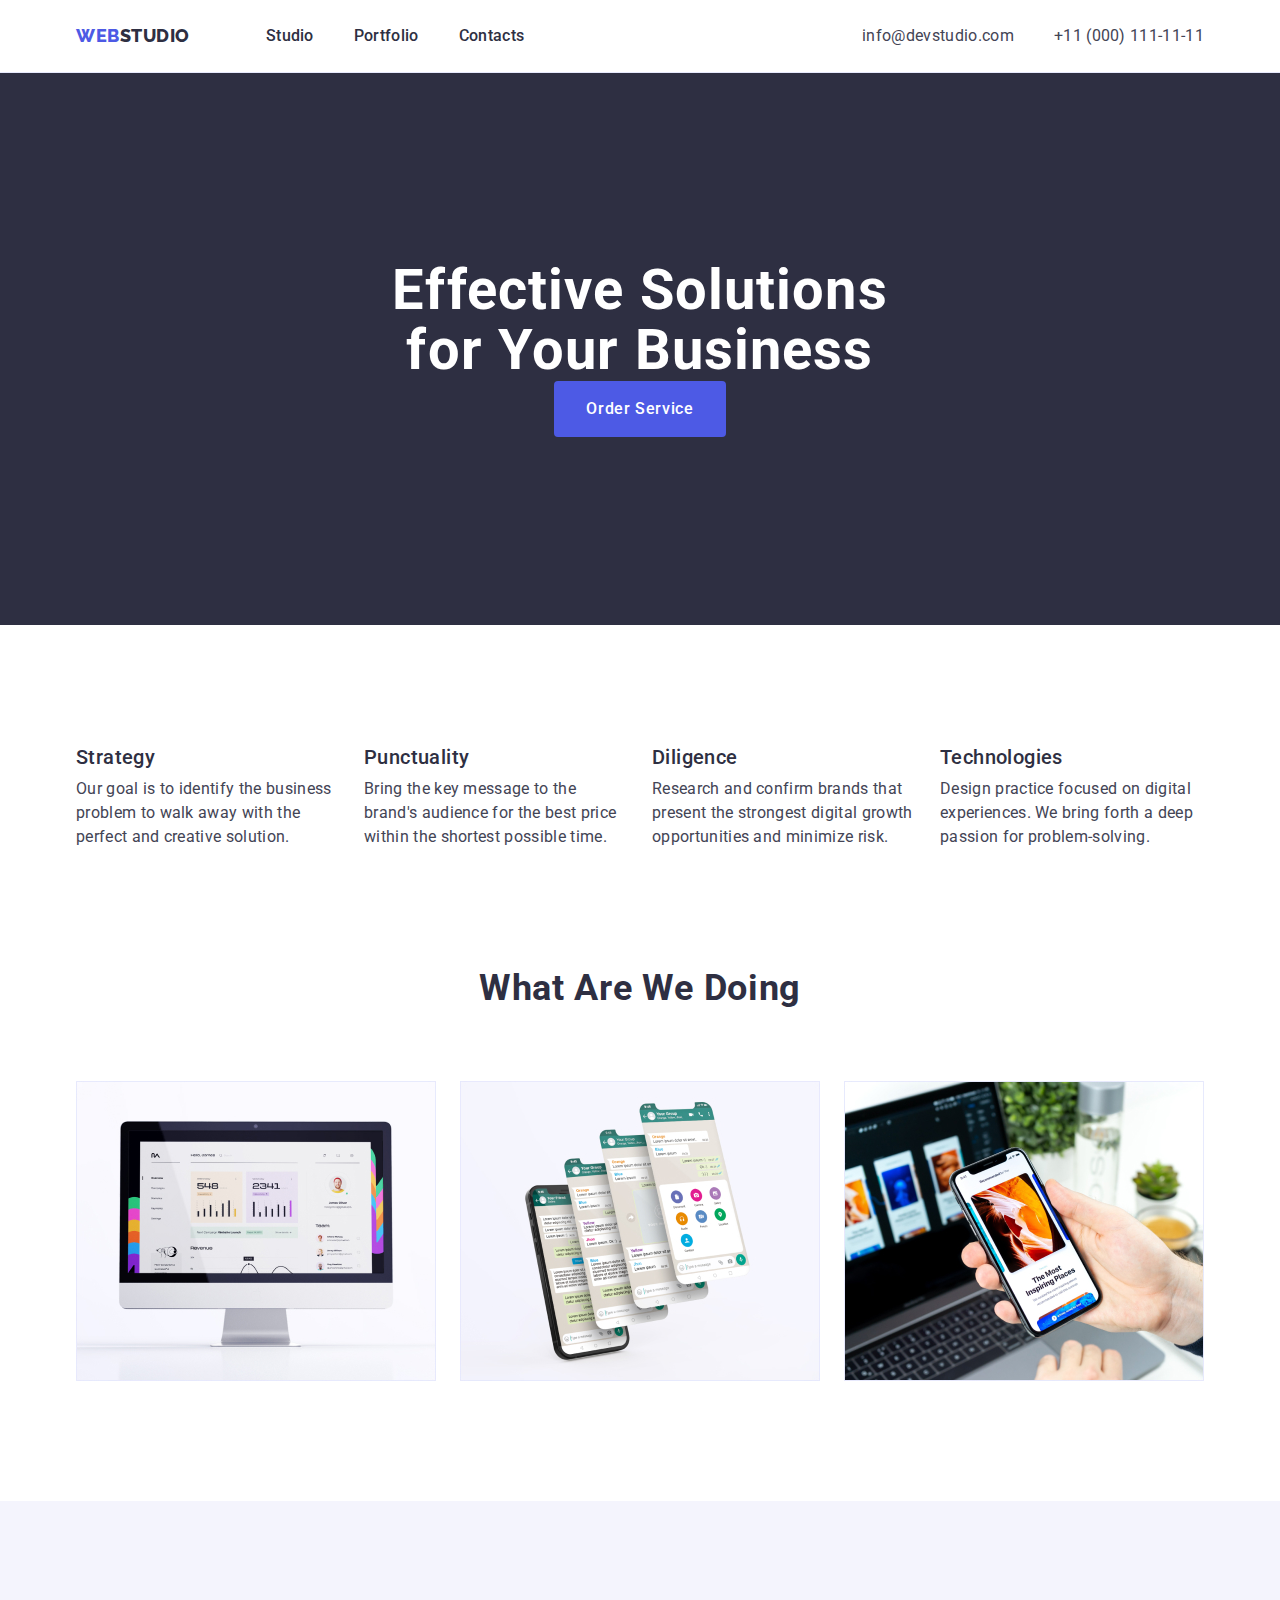
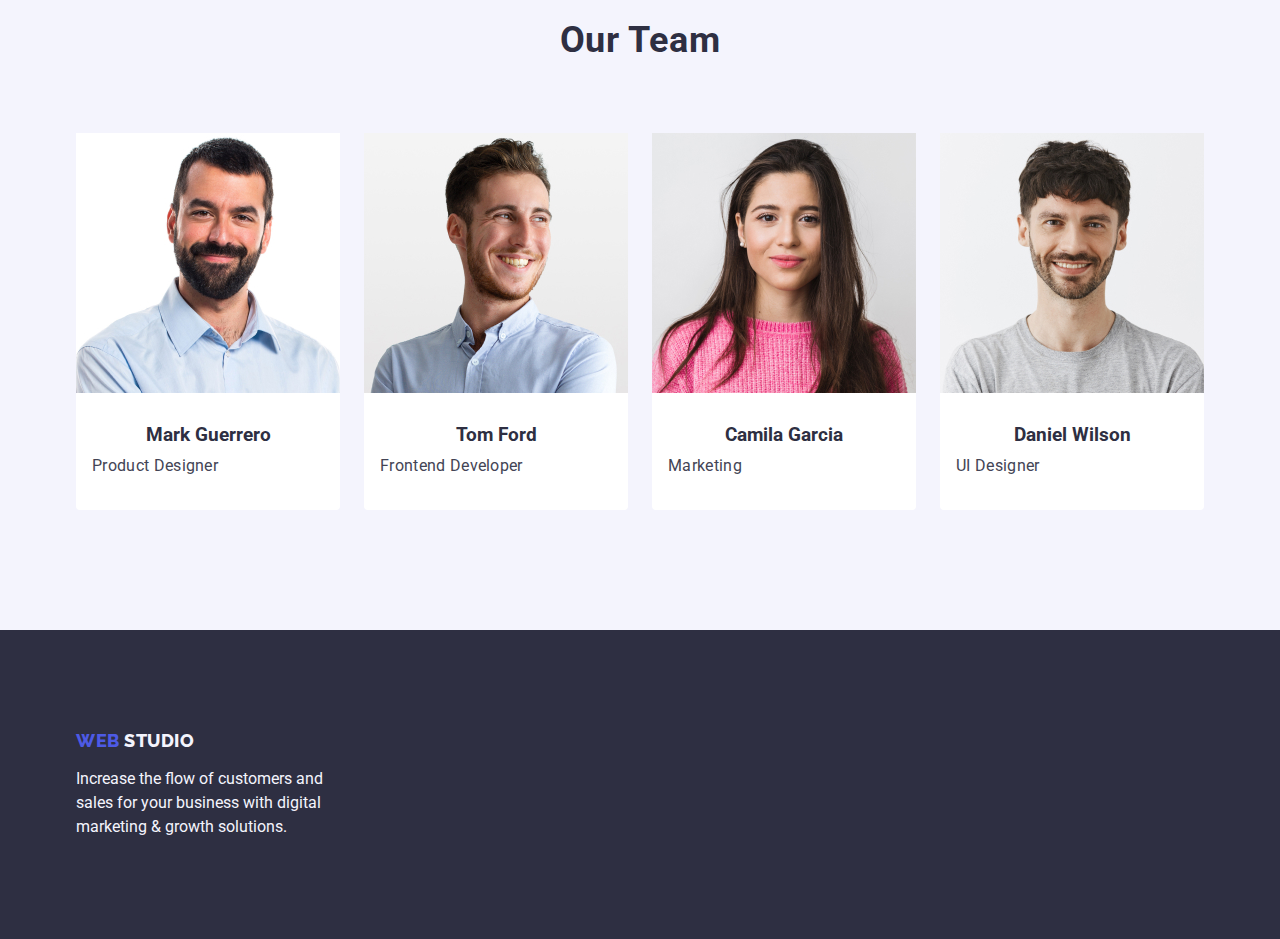
<file: index.html>
<!DOCTYPE html>
<html lang="en">
  <head>
    <meta charset="UTF-8" />
    <meta http-equiv="X-UA-Compatible" content="IE=edge" />
    <meta name="viewport" content="width=device-width, initial-scale=1.0" />
    <title>Effective Solutions for Your Business</title>
    <link rel="preconnect" href="https://fonts.googleapis.com" />
    <link rel="preconnect" href="https://fonts.gstatic.com" crossorigin />
    <link
      href="https://fonts.googleapis.com/css2?family=Raleway:wght@800&family=Roboto:wght@400;500;700&display=swap"
      rel="stylesheet"
    />
    <link rel="stylesheet" href="./css/modern-normalize.min.css" />
    <link rel="stylesheet" href="./css/styles.css" />
  </head>
  <body class="body">
    <!-- Header section      -->
    <header class="header">
      <div class="header-div container">
        <nav class="header-nav">
          <!-- Logo -->

          <a href="./index.html" class="header-logo link"
            >Web <span class="header-span-logo">Studio</span></a
          >

          <!--Menu Nav -->
          <ul class="header-nav-list list">
            <li>
              <a href="./index.html" class="header-list-menu link">Studio</a>
            </li>
            <li>
              <a href="./portfolio.html" class="header-list-menu link"
                >Portfolio</a
              >
            </li>
            <li>
              <a href="" class="header-list-menu link">Contacts</a>
            </li>
          </ul>
        </nav>

        <address class="address">
          <ul class="list-contacts list">
            <li>
              <a href="mailto:info@devstudio.com" class="info link"
                >info@devstudio.com</a
              >
            </li>
            <li>
              <a href="tel:+110001111111" class="info link"
                >+11 (000) 111-11-11
              </a>
            </li>
          </ul>
        </address>
      </div>
    </header>

    <!-- Main    -->
    <main>
      <!-- Hero section   -->

      <section class="hero-section">
        <div class="container">
          <h1 class="title-hero ">Effective Solutions for Your Business</h1>
          <button type="button" class="button">Order Service</button>
        </div>
      </section>

      <!-- section 1  -->
      <section class="section-one">
        <div class="container">
          <h2 class="title-section-one visually-hidden">Our benefits</h2>
          <ul class="setion-one-list list">
            <li class="section-one-list-features">
              <h3 class="title-hthree">Strategy</h3>
              <p class="paragraph-hthree">
                Our goal is to identify the business problem to walk away with
                the perfect and creative solution.
              </p>
            </li> 
            <li class="section-one-list-features">
              <h3 class="title-hthree">Punctuality</h3>
              <p class="paragraph-hthree">
                Bring the key message to the brand's audience for the best price
                within the shortest possible time.
              </p>
            </li>
            <li class="section-one-list-features">
              <h3 class="title-hthree">Diligence</h3>
              <p class="paragraph-hthree">
                Research and confirm brands that present the strongest digital
                growth opportunities and minimize risk.
              </p>
            </li>
            <li class="section-one-list-features">
              <h3 class="title-hthree">Technologies</h3>
              <p class="paragraph-hthree">
                Design practice focused on digital experiences. We bring forth a
                deep passion for problem-solving.
              </p>
            </li>
          </ul>
        </div>
      </section>

      <!-- section 2  -->
      <section class="section-two">
        <div class="container">
          <h2 class="title-section">What are we doing</h2>

          <ul class="section-two-list list">
            <li class="section-two-list-work">
              <img src="./images/section-2/img1.jpg" alt="img 1" width="360" />
            </li>
            <li class="section-two-list-work">
              <img src="./images/section-2/img2.jpg" alt="img 2" width="360" />
            </li>
            <li class="section-two-list-work">
              <img src="./images/section-2/img3.jpg" alt="img 3" width="360" />
            </li>
          </ul>
        </div>
      </section>

      <!-- section 3  -->
      <section class="section-three">
        <div class="container">
          <h2 class="title-section">Our Team</h2>
          <ul class="section-three-list list">
            <li class="section-three-list-team">
              <img
                src="./images/section-3/img-1.jpg"
                alt="Product Designer"
                width="264"
              />
              <div class="section-three-div">
                <h3 class="title-team">Mark Guerrero</h3>
                <p class="paragraph-hthree">Product Designer</p>
              </div>
            </li>
            <li class="section-three-list-team">
              <img
                src="./images/section-3/img-2.jpg"
                alt="Frontend Developer"
                width="264"
              />
              <div class="section-three-div">
                <h3 class="title-team">Tom Ford</h3>
                <p class="paragraph-hthree">Frontend Developer</p>
              </div>
            </li>
            <li class="section-three-list-team">
              <img
                src="./images/section-3/img-3.jpg"
                alt="Marketing"
                width="264"
              />
              <div class="section-three-div">
                <h3 class="title-team">Camila Garcia</h3>
                <p class="paragraph-hthree">Marketing</p>
              </div>
            </li>
            <li class="section-three-list-team">
              <img
                src="./images/section-3/img-4.jpg"
                alt="UI Designer"
                width="264"
              />
              <div class="section-three-div">
                <h3 class="title-team">Daniel Wilson</h3>
                <p class="paragraph-hthree">UI Designer</p>
              </div>
            </li>
          </ul>
        </div>
      </section>
    </main>

    <!-- Footer srction     -->
    <footer class="footer">
      <div class="container">
        <a href="./index.html" class="footer-logo link"
          >Web <span class="footer-span-logo">Studio</span></a
        >
        <p class="footer-paragraph">
          Increase the flow of customers and sales for your business with
          digital marketing & growth solutions.
        </p>
      </div>
    </footer>
  </body>
</html>
</file>
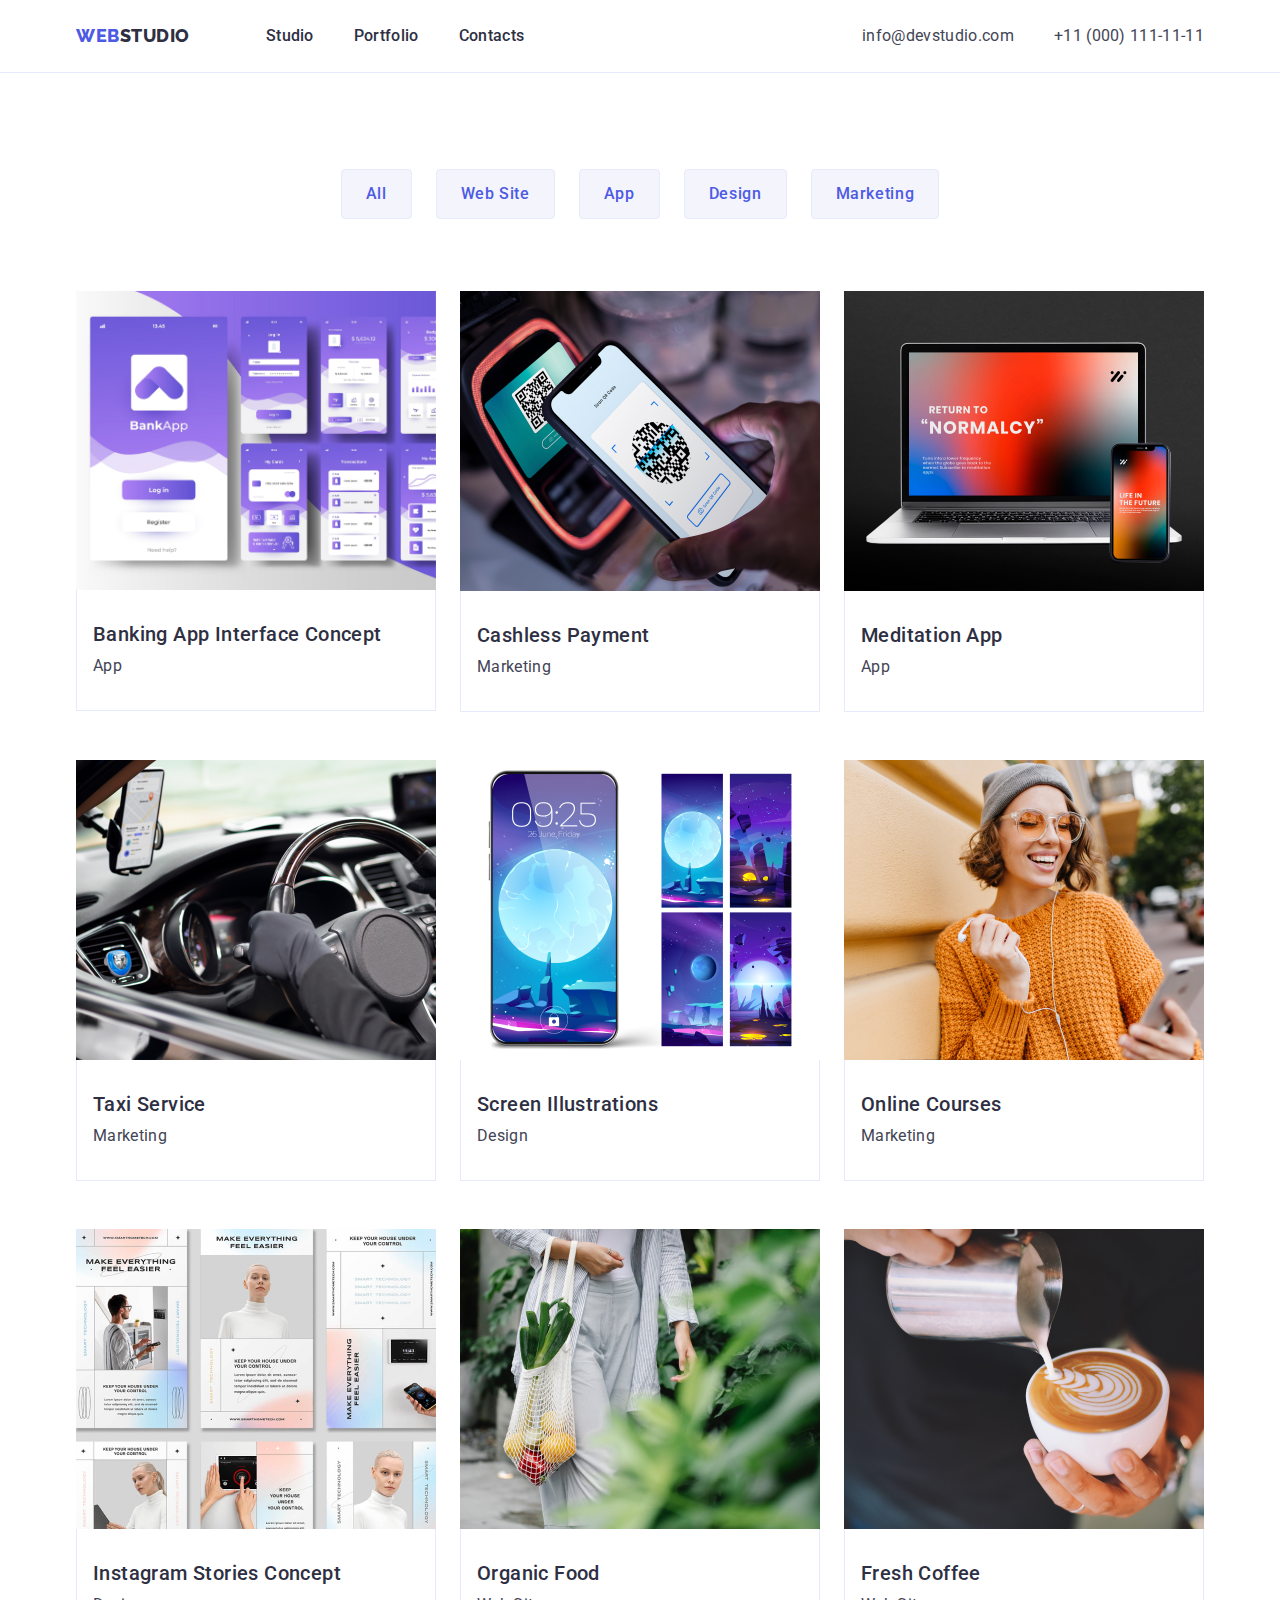
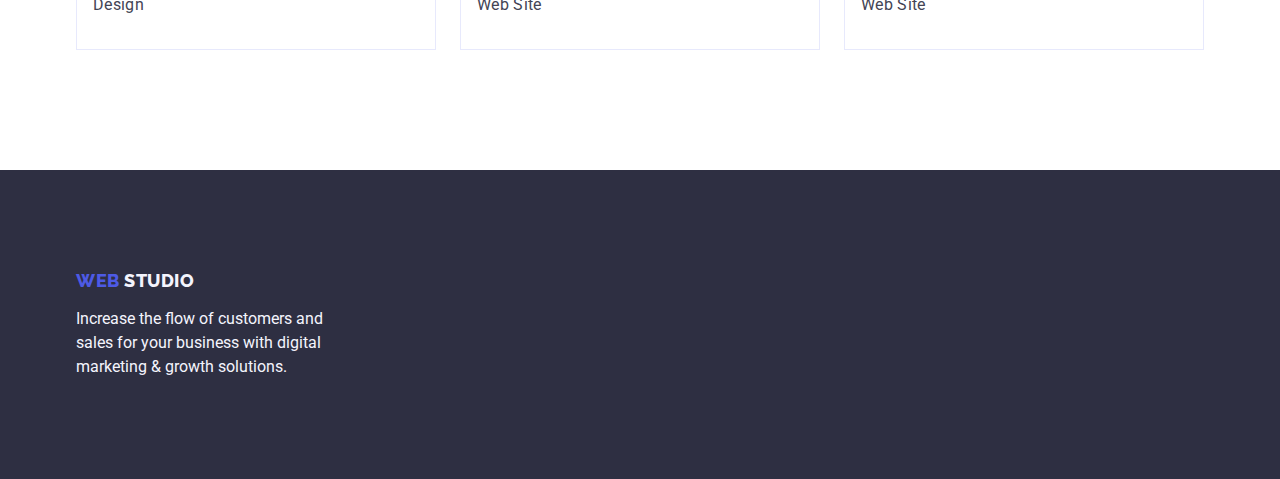
<file: portfolio.html>
<!DOCTYPE html>
<html lang="en">
  <head>
    <meta charset="UTF-8" />
    <meta http-equiv="X-UA-Compatible" content="IE=edge" />
    <meta name="viewport" content="width=device-width, initial-scale=1.0" />
    <title>Document</title>
    <link rel="preconnect" href="https://fonts.googleapis.com" />
    <link rel="preconnect" href="https://fonts.gstatic.com" crossorigin />
    <link
      href="https://fonts.googleapis.com/css2?family=Raleway:wght@800&family=Roboto:wght@400;500;700&display=swap"
      rel="stylesheet"
    />
    <link rel="stylesheet" href="./css/modern-normalize.min.css" />
    <link rel="stylesheet" href="./css/styles.css" />
  </head>
  <body class="body">
    <!-- Header section      -->
    <header class="header">
      <div class="header-div container">
        <nav class="header-nav list">
          <!-- Logo -->
          <a href="./index.html" class="header-logo link"
            >Web <span class="header-span-logo">Studio</span></a
          >
          <!--Menu Nav -->
          <ul class="header-nav-list list">
            <li>
              <a href="./index.html" class="header-list-menu link">Studio</a>
            </li>
            <li>
              <a href="./portfolio.html" class="header-list-menu link"
                >Portfolio</a
              >
            </li>
            <li>
              <a href="" class="header-list-menu link">Contacts</a>
            </li>
          </ul>
        </nav>
        <address class="address">
          <ul class="list-contacts list">
            <li>
              <a href="mailto:info@devstudio.com" class="info link"
                >info@devstudio.com</a
              >
            </li>
            <li>
              <a href="tel:+110001111111" class="info link"
                >+11 (000) 111-11-11
              </a>
            </li>
          </ul>
        </address>
      </div>
    </header>

    <!-- Main  -->
    <main>
      <section class="pfl-main-section">
        <div class="container">
          <h1 hidden class="visually-hidden">Portfolio</h1>
          <!-- Buttons -->

          <ul class="pfl-buttons list">
            <li><button type="button" class="pfl-main-button">All</button></li>
            <li>
              <button type="button" class="pfl-main-button">Web Site</button>
            </li>
            <li><button type="button" class="pfl-main-button">App</button></li>
            <li>
              <button type="button" class="pfl-main-button">Design</button>
            </li>
            <li>
              <button type="button" class="pfl-main-button">Marketing</button>
            </li>
          </ul>

          <!-- Row 1  -->

          <ul class="pfl-list list">
            <li class="pfl-row-list">
              <a class="link" href="">
                <img
                  src="./images/Portfolio/img_1.jpg"
                  alt="Banking App Interface Concept"
                  width="360"
                />
                <div class="pfl-main-div">
                  <h2 class="title-htwo">Banking App Interface Concept</h2>
                  <p class="text">App</p>
                </div>
              </a>
            </li>
            <li class="pfl-row-list">
              <a class="link" href="">
                <img
                  src="./images/Portfolio/img_2.jpg"
                  alt="Cashless Payment"
                  width="360"
                />
                <div class="pfl-main-div">
                  <h2 class="title-htwo">Cashless Payment</h2>
                  <p class="text">Marketing</p>
                </div>
              </a>
            </li>
            <li class="pfl-row-list">
              <a class="link" href="">
                <img
                  src="./images/Portfolio/img_3.jpg"
                  alt="Meditation App"
                  width="360"
                />
                <div class="pfl-main-div">
                  <h2 class="title-htwo">Meditation App</h2>
                  <p class="text">App</p>
                </div>
              </a>
            </li>

            <!-- Row 2  -->

            <li class="pfl-row-list">
              <a class="link" href=""
                ><img
                  src="./images/Portfolio/img_4.jpg"
                  alt="Taxi Service"
                  width="360"
                />
                <div class="pfl-main-div">
                  <h2 class="title-htwo">Taxi Service</h2>
                  <p class="text">Marketing</p>
                </div>
              </a>
            </li>
            <li class="pfl-row-list">
              <a class="link" href="">
                <img
                  src="./images/Portfolio/img_5.jpg"
                  alt="Screen Illustrations"
                  width="360"
                />
                <div class="pfl-main-div">
                  <h2 class="title-htwo">Screen Illustrations</h2>
                  <p class="text">Design</p>
                </div>
              </a>
            </li>
            <li class="pfl-row-list">
              <a class="link" href="">
                <img
                  src="./images/Portfolio/img_6.jpg"
                  alt="Online Courses"
                  width="360"
                />
                <div class="pfl-main-div">
                  <h2 class="title-htwo">Online Courses</h2>
                  <p class="text">Marketing</p>
                </div>
              </a>
            </li>

            <!-- Row 3  -->

            <li class="pfl-row-list">
              <a class="link" href="">
                <img
                  src="./images/Portfolio/img_7.jpg"
                  alt="Instagram Stories Concept"
                  width="360"
                />
                <div class="pfl-main-div">
                  <h2 class="title-htwo">Instagram Stories Concept</h2>
                  <p class="text">Design</p>
                </div>
              </a>
            </li>
            <li class="pfl-row-list">
              <a class="link" href="">
                <img
                  src="./images/Portfolio/img_8.jpg"
                  alt="Organic Food"
                  width="360"
                />
                <div class="pfl-main-div">
                  <h2 class="title-htwo">Organic Food</h2>
                  <p class="text">Web Site</p>
                </div>
              </a>
            </li>
            <li class="pfl-row-list">
              <a class="link" href="">
                <img
                  src="./images/Portfolio/img_9.jpg"
                  alt="Fresh Coffee"
                  width="360"
                />
                <div class="pfl-main-div">
                  <h2 class="title-htwo">Fresh Coffee</h2>
                  <p class="text">Web Site</p>
                </div>
              </a>
            </li>
          </ul>
        </div>
      </section>
    </main>
    <!-- Footer srction     -->
    <footer class="footer">
      <div class="container">
        <a href="./index.html" class="footer-logo link"
          >Web <span class="footer-span-logo">Studio</span></a
        >
        <p class="footer-paragraph">
          Increase the flow of customers and sales for your business with
          digital marketing & growth solutions.
        </p>
      </div>
    </footer>
  </body>
</html>
</file>
<file: css/styles.css>
:root {
  --color-iris: #4d5ae5;
  --color-ocean: #404bbf;
  --color-green: #31d0aa;
  --color-slate: #434455;
  --color-light-slate: #8e8f99;
  --color-cornflowe: #e7e9fc;
  --color-cloud: #f4f4fd;
  --color-grey: #2e2f42;
  --color-white: #ffffff;
  --color-dairy: #fcfcfc;
}
h1,
h2,
h3,
p {
  margin: 0;
}

img {
  display: block;
}

.link {
  text-decoration: none;
}

.list {
  list-style: none;
  padding: 0;
  margin: 0;
}

.container {
  width: 1158px;
  margin: 0 auto;
  padding: 0 15px;
}

.body {
  font-family: Roboto, sans-serif;
  color: #434455;
  background-color: #ffffff;
}
header {
  border-bottom: 1px solid #e7e9fc;
}
.header-div {
  display: flex;
}

.header-nav {
  display: flex;
  align-items: center;
}

.header-logo {
  font-family: Raleway, sans-serif;
  color: #4d5ae5;
  font-weight: 800;
  font-size: 18px;
  line-height: 1.17;
  letter-spacing: 0.03em;
  text-transform: uppercase;
  margin-right: 76px;
  display: flex;
  flex-direction: row;
  align-items: center;
  padding: 0px;
}

.header-nav-list {
  display: flex;
  gap: 40px;
}

.header-span-logo {
  color: #2e2f42;
}

.info {
  font-size: 16px;
  line-height: 1.5;
  letter-spacing: 0.02em;
  color: #434455;
  padding: 24px 0;
  display: block;
}

a :hover,
a :focus {
  color: #404bbf;
}

.info:hover,
.info:focus {
  color: #404bbf;
}

.button {
  font-family: Roboto, sans-serif;
  font-weight: 500;
  font-size: 16px;
  line-height: 1.5;
  letter-spacing: 0.04em;
  background-color: #4d5ae5;
  color: #ffffff;
  cursor: pointer;
  padding: 16px 32px;
  display: block;
  min-width: 169px;
  height: 56px;
  border: none;
  border-radius: 4px;
  margin-left: auto;
  margin-right: auto;
}
.section-one {
  padding: 120px 0;
}




.title-section-one {
  margin-bottom: 8px;
}

.visually-hidden {
  position: absolute;
  width: 1px;
  height: 1px;
  margin: -1px;
  border: 0;
  padding: 0;
  white-space: nowrap;
  clip-path: inset(100%);
  clip: rect(0 0 0 0);
  overflow: hidden;
  list-style: none;
}

.setion-one-list {
  display: flex;
  gap: 24px;
  padding-left: 0;
  margin: 0;
}

.section-one-list-features {
  width: calc((100% - 72px) / 4);
}

button:hover,
button:focus {
  color: #ffffff;
  background-color: #404bbf;
}

.header-list-menu {
  font-weight: 500;
  font-size: 16px;
  line-height: 1.5;
  letter-spacing: 0.02em;
  color: #2e2f42;
  padding: 24px 0;
  display: block;
}

.header-list-menu:hover,
.header-list-menu:focus {
  color: #404bbf;
}

.list-contacts {
  display: flex;
  gap: 40px;
}

.hero-section {
  background-color: #2e2f42;
  padding: 188px 0;
}

.title-hero {
  max-width: 496px;
  margin-left: auto;
  margin-right: auto;
  font-size: 56px;
  line-height: 1.07;
  text-align: center;
  letter-spacing: 0.02em;
  color: #ffffff;
}

.address {
  line-height: 1.5;
  letter-spacing: 0.002em;
  color: #434455;
  margin-left: auto;
  font-style: normal;
}

.section-two {
  padding-bottom: 120px;
}
.section-two-list {
  display: flex;
  gap: 24px;
  padding-left: 0;
}

.section-two-list-work {
  width: calc((100% - 48px) / 3);
}

.title-section {
  font-size: 36px;
  line-height: 1.11;
  text-align: center;
  text-transform: capitalize;
  letter-spacing: 0.02em;
  color: #2e2f42;
  margin-bottom: 72px;
}

.title-htwo {
  font-weight: 500;
  font-size: 20px;
  line-height: 1.2;
  letter-spacing: 0.02em;
  color: #2e2f42;
  margin-bottom: 8px;
}

.text {
  line-height: 1.5;
  letter-spacing: 0.02em;
  font-size: 16px;
  color: #434455;
  line-height: 24px;
}

.section-three {
  padding: 120px 0;
  background: #f4f4fd;
}

.section-three-list {
  display: flex;
  gap: 24px;
  padding-left: 0;
}

.section-three-list-team {
  background-color: #ffffff;
  width: calc((100% - 72px) / 4);
  border-radius: 0px 0px 4px 4px;
}
.section-three-div {
  padding: 32px 16px;
}

.title-hthree {
  font-weight: 500;
  font-size: 20px;
  line-height: 1.2;
  letter-spacing: 0.02em;
  color: #2e2f42;
  margin-bottom: 8px;
}

.paragraph-hthree {
  color: #434455;
  line-height: 1.5;
  letter-spacing: 0.02em;
  font-size: 16px;
  line-height: 24px;
}

.title-team {
  color: #2e2f42;
  text-align: center;
  margin-bottom: 8px;
}

.footer {
  background-color: #2e2f42;
  padding-top: 100px;
  padding-bottom: 100px;
}

.footer-logo {
  font-family: Raleway, sans-serif;
  color: #4d5ae5;
  font-weight: 800;
  font-size: 18px;
  line-height: 1.17;
  letter-spacing: 0.03em;
  text-transform: uppercase;
  display: inline-block;
  margin-bottom: 16px;
}
.footer-span-logo {
  color: #f4f4fd;
}

.footer-paragraph {
  max-width: 264px;
  color: #f4f4fd;
  line-height: 24px;
}

.pfl-main-section {
  padding: 96px 0 120px;
}

.pfl-buttons {
  display: flex;
  justify-content: center;
  gap: 24px;
  margin-bottom: 72px;
}

.pfl-main-button {
  font-family: Roboto, sans-serif;
  font-weight: 500;
  font-size: 16px;
  line-height: 1.5;
  letter-spacing: 0.04em;
  cursor: pointer;
  list-style: none;
  color: #4d5ae5;
  background-color: #f4f4fd;
  padding: 12px 24px;
  border: 1px solid #e7e9fc;
  border-radius: 4px;
}

.pfl-main-button:hover,
.pfl-main-button:focus {
  border: 1px solid transparent;
}

.pfl-list {
  display: flex;
  flex-wrap: wrap;
  column-gap: 24px;
  row-gap: 48px;
}

.pfl-row-list {
  width: calc((100% - 48px) / 3);
}

.pfl-main-div {
  padding: 32px 16px;
  border: 1px solid #e7e9fc;
  border-top: none;
}
</file>
